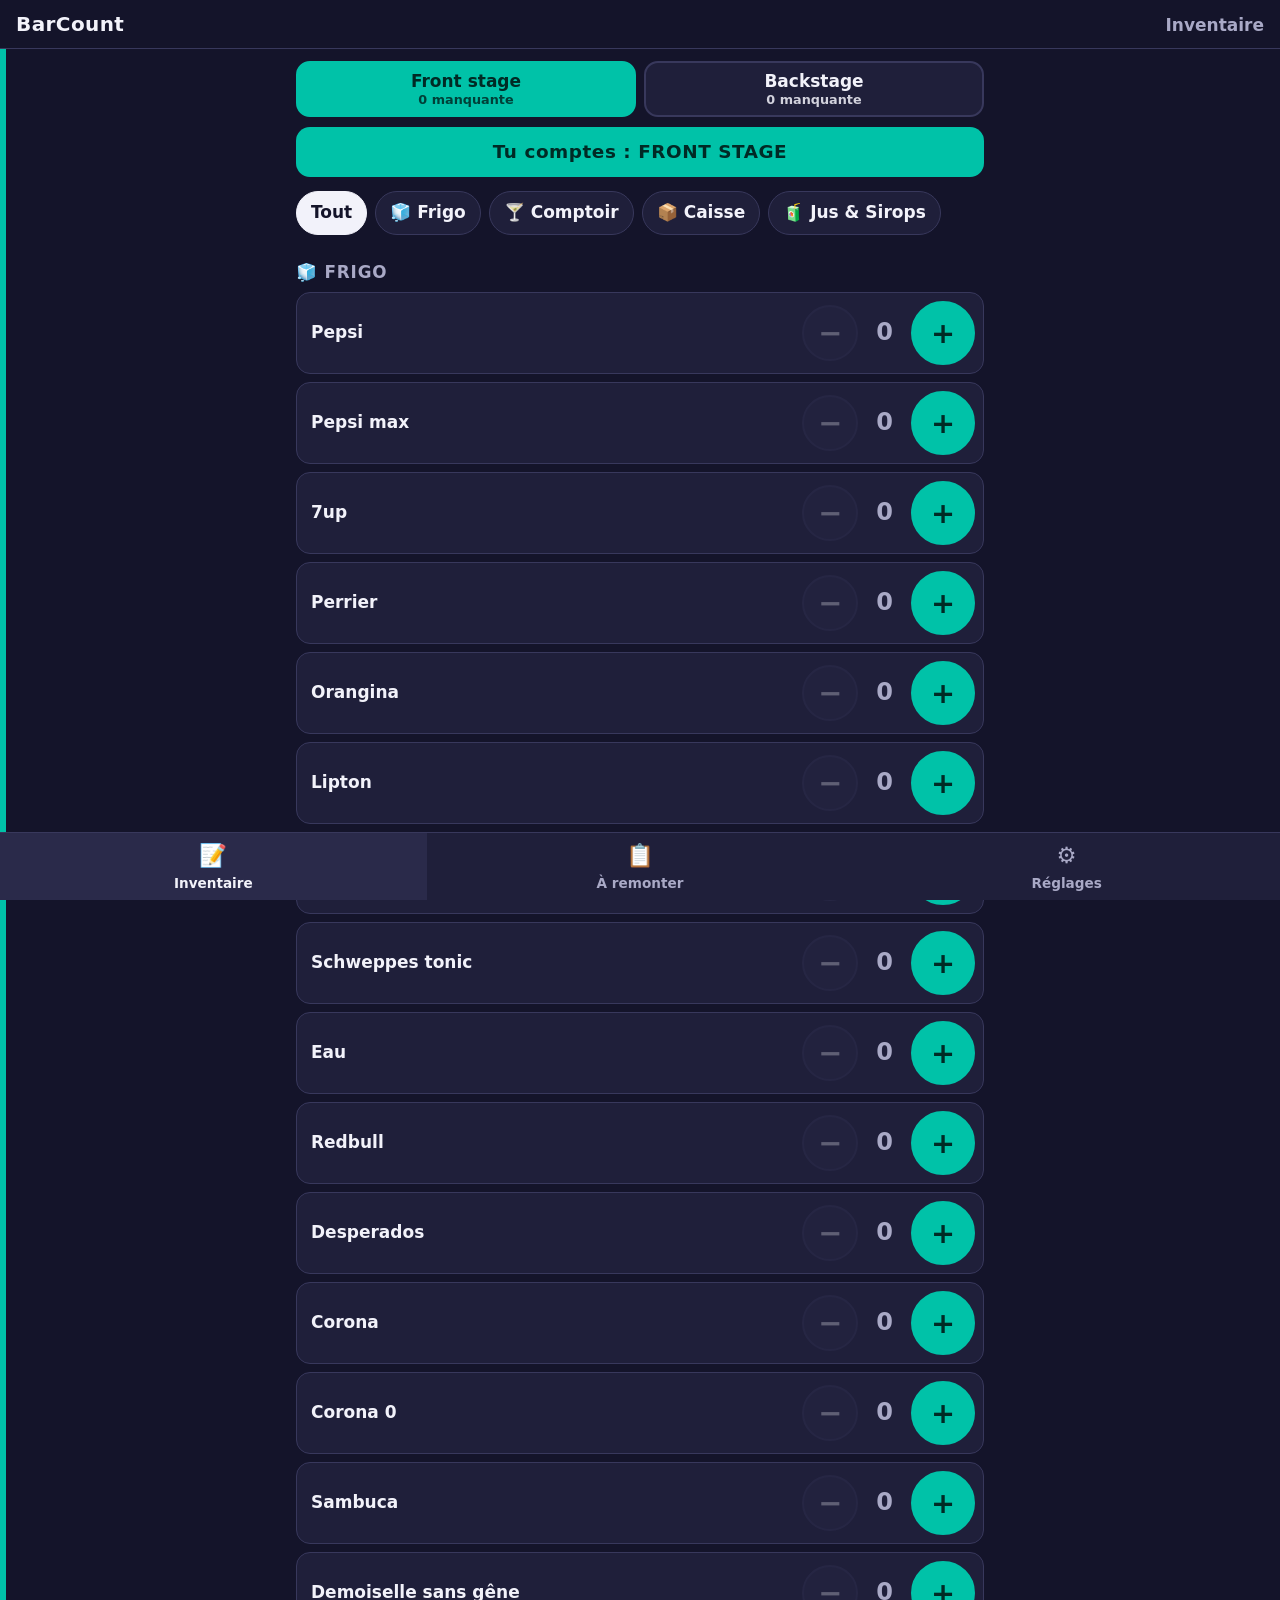
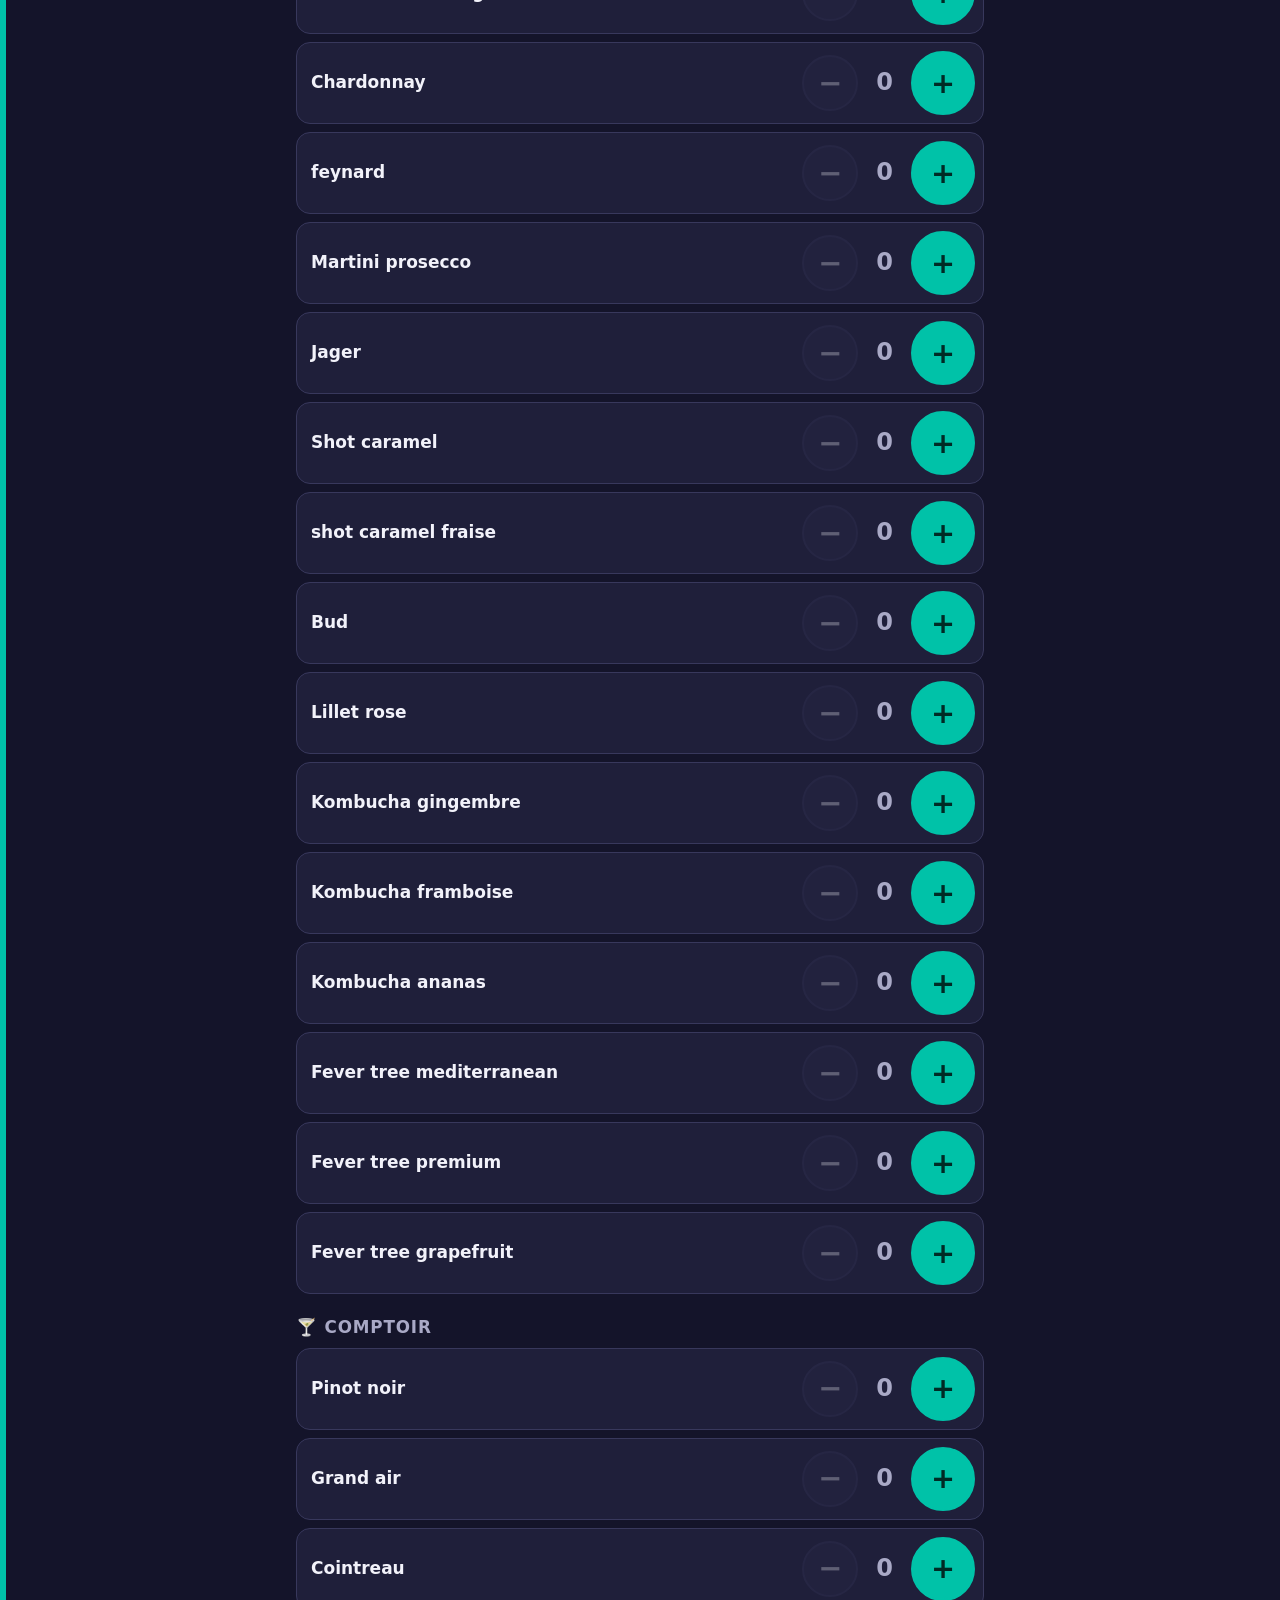
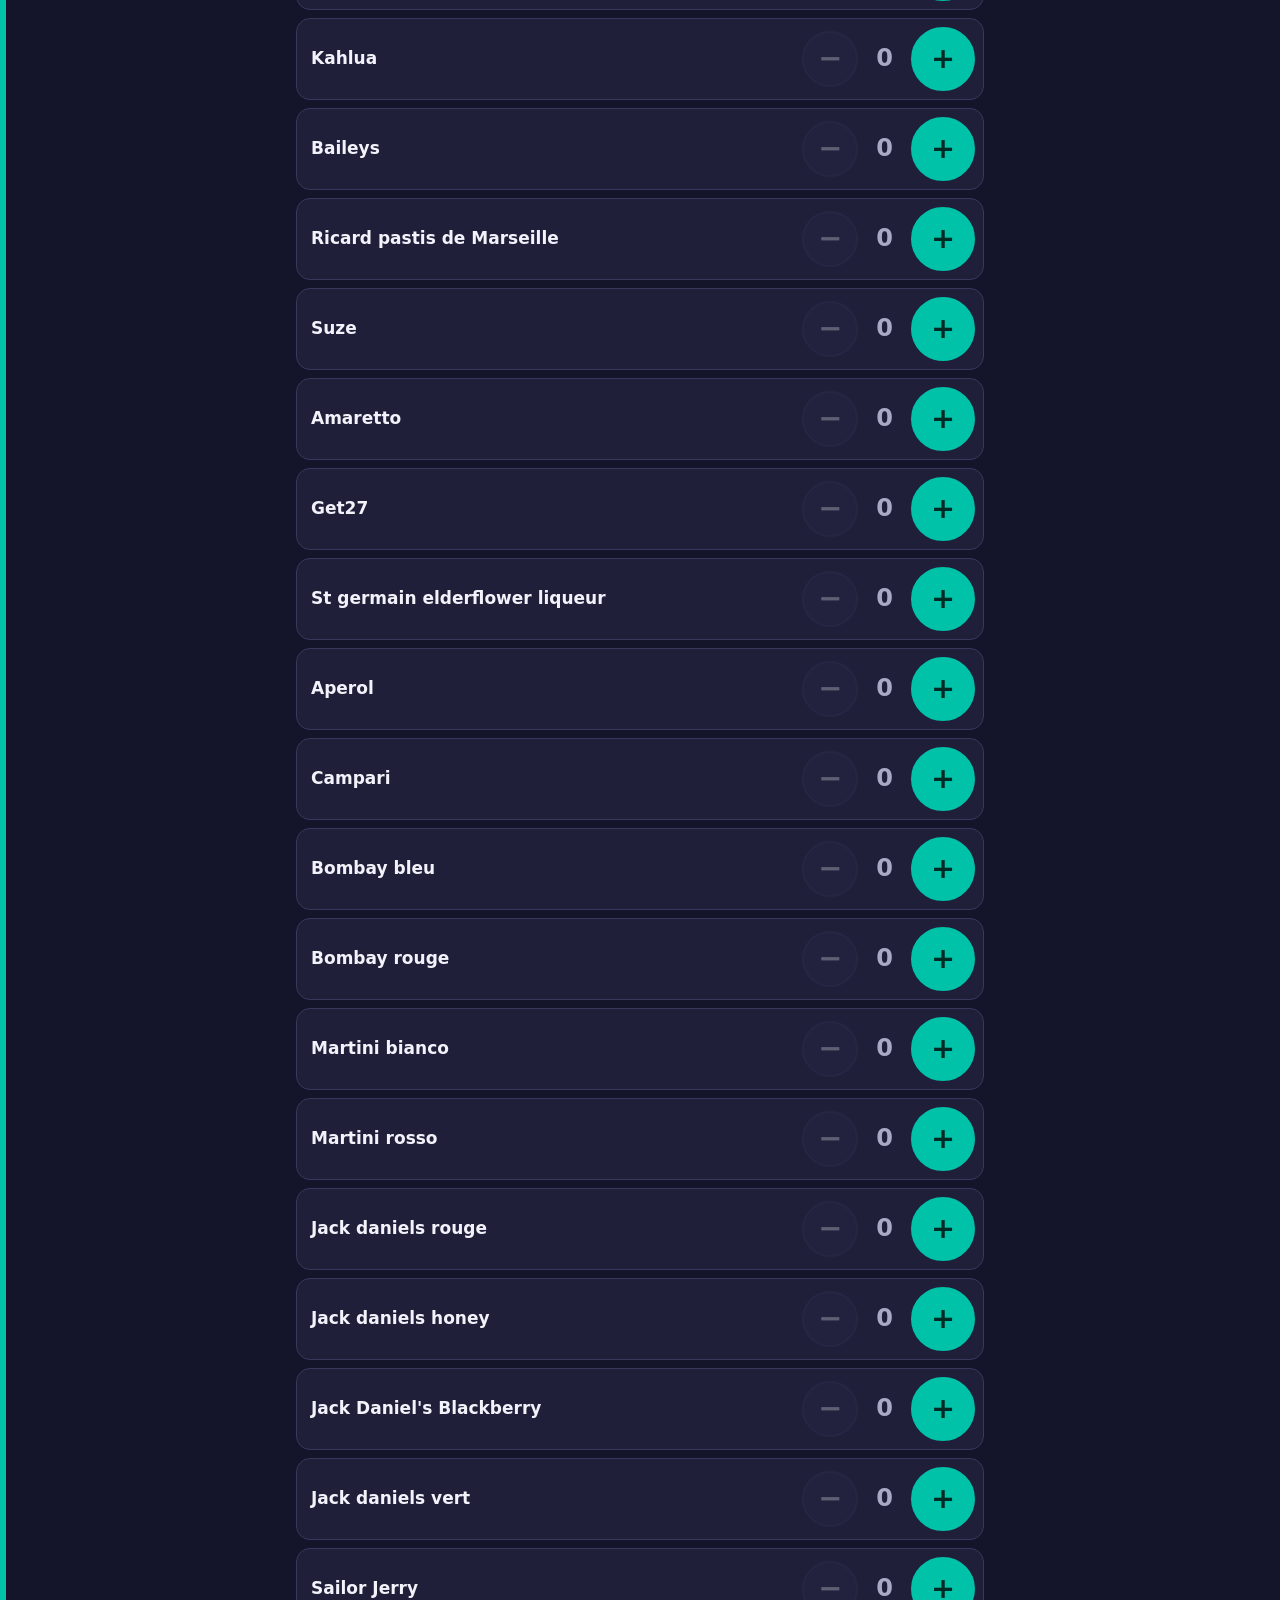
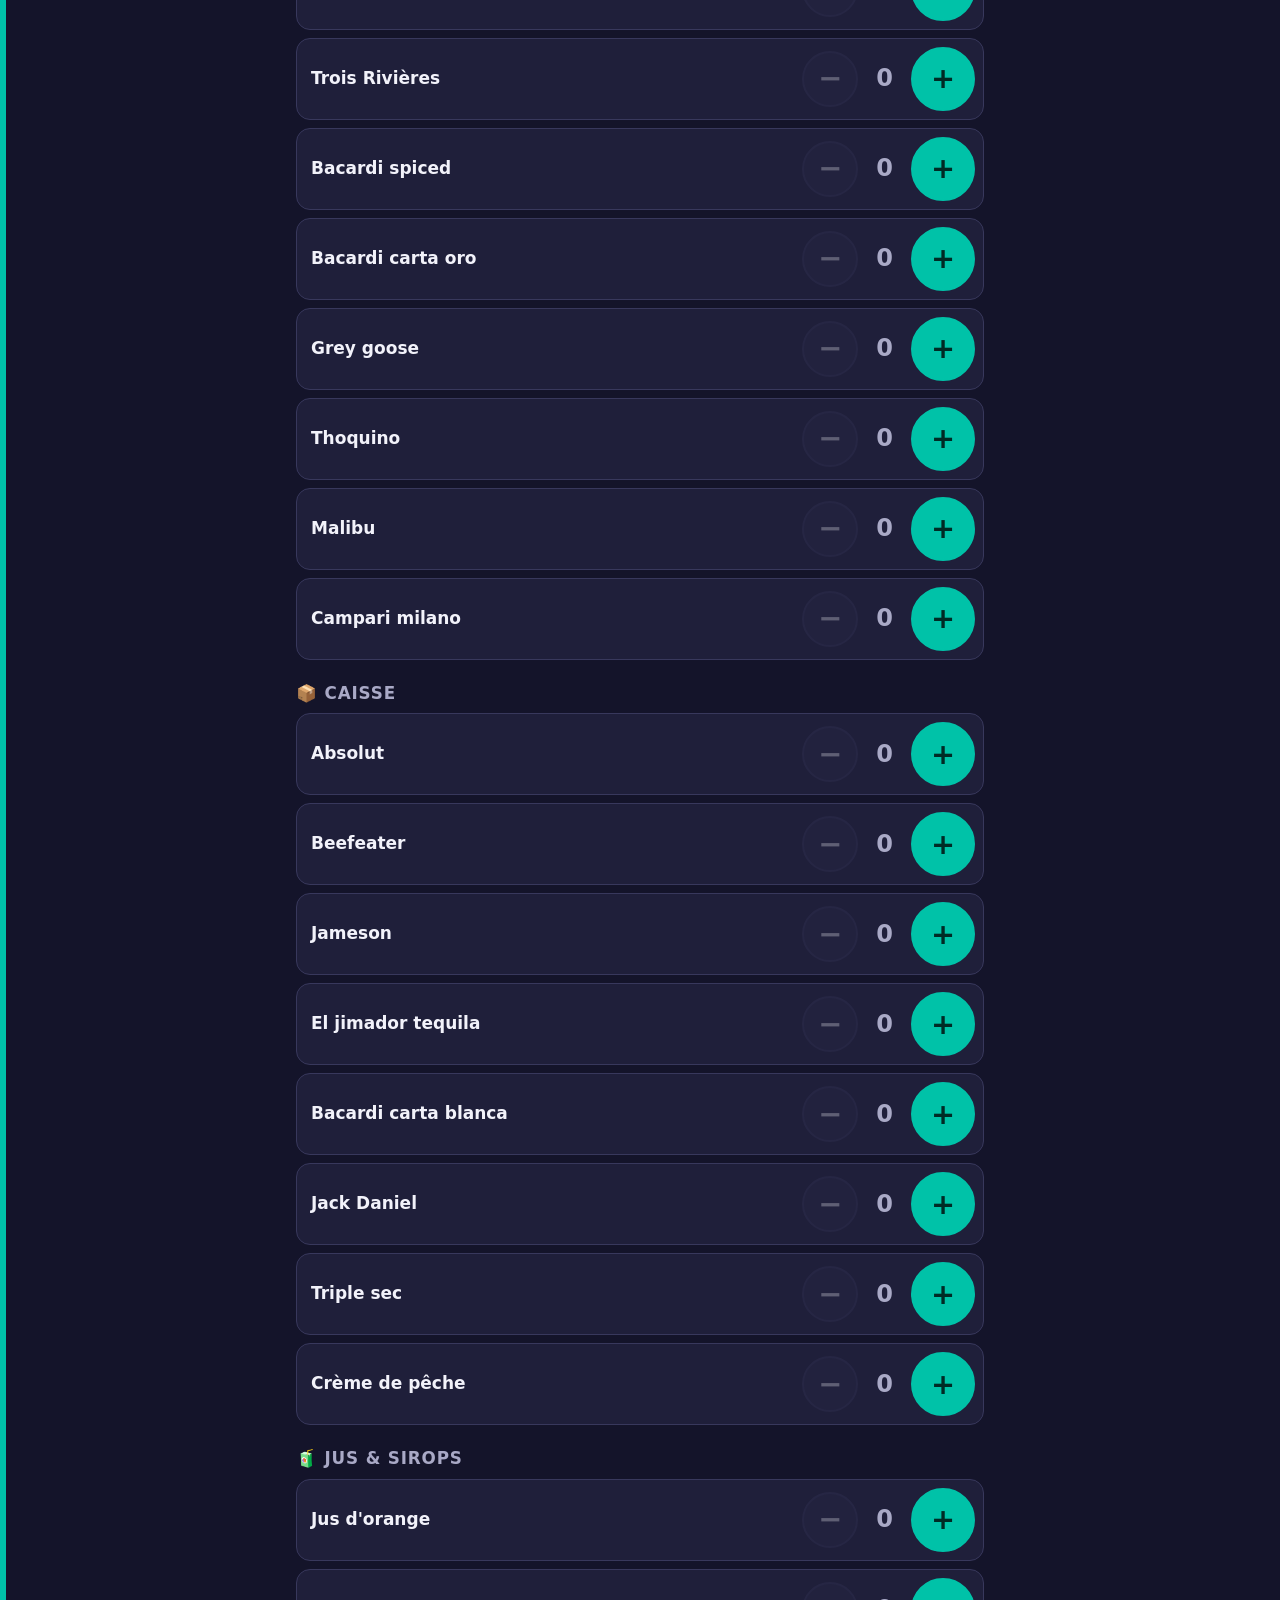
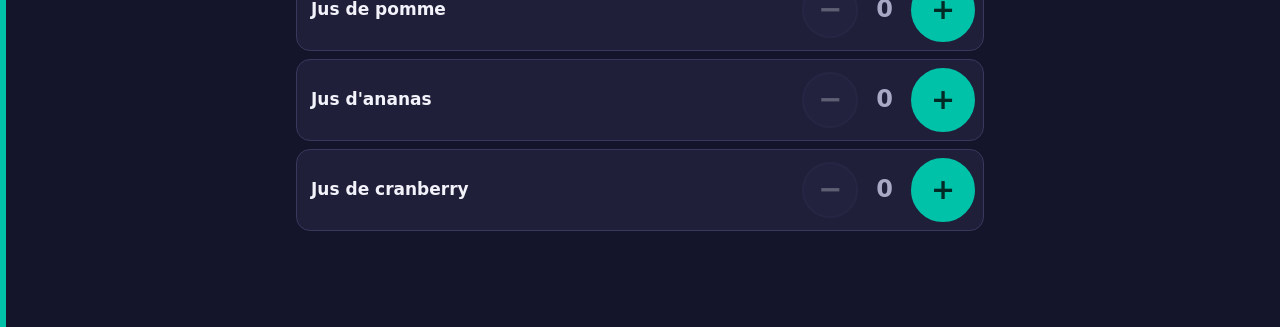
<file: index.html>
<!doctype html>
<html lang="fr">
<head>
  <meta charset="utf-8">
  <meta name="viewport" content="width=device-width, initial-scale=1, viewport-fit=cover">
  <meta http-equiv="Content-Security-Policy" content="default-src 'self'; script-src 'self'; style-src 'self'; img-src 'self' data:; connect-src 'self'; manifest-src 'self'; worker-src 'self'; object-src 'none'; base-uri 'self'; form-action 'self'">
  <meta name="referrer" content="no-referrer">
  <title>BarCount</title>
  <meta name="description" content="Noter les bouteilles manquantes au bar et générer la liste « À remonter ».">
  <meta name="color-scheme" content="dark">
  <meta name="theme-color" content="#14142a">

  <link rel="manifest" href="./manifest.webmanifest">
  <link rel="icon" href="./icons/icon.svg" type="image/svg+xml">
  <link rel="icon" href="./icons/icon-192.png" type="image/png" sizes="192x192">
  <link rel="apple-touch-icon" href="./icons/apple-touch-icon.png" sizes="180x180">
  <meta name="apple-mobile-web-app-capable" content="yes">
  <meta name="mobile-web-app-capable" content="yes">
  <meta name="apple-mobile-web-app-status-bar-style" content="black-translucent">
  <meta name="apple-mobile-web-app-title" content="BarCount">

  <link rel="stylesheet" href="./css/style.css">
  <script src="./js/version.js"></script>
  <script type="module" src="./js/app.js"></script>
</head>
<body>
  <header class="topbar">
    <h1 class="topbar__title">BarCount</h1>
    <p class="topbar__screen" id="screen-title">Inventaire</p>
  </header>

  <main class="content">
    <section class="screen" id="screen-inventaire" data-screen="inventaire" aria-label="Inventaire"></section>
    <section class="screen" id="screen-remonter" data-screen="remonter" aria-label="À remonter" hidden></section>
    <section class="screen" id="screen-reglages" data-screen="reglages" aria-label="Réglages" hidden></section>
    <noscript><p class="empty">BarCount a besoin de JavaScript pour fonctionner.</p></noscript>
  </main>

  <nav class="tabbar" aria-label="Navigation principale">
    <button type="button" class="tabbar__btn" data-nav="inventaire" aria-current="page">
      <span class="tabbar__icon" aria-hidden="true">📝</span>Inventaire
    </button>
    <button type="button" class="tabbar__btn" data-nav="remonter">
      <span class="tabbar__icon" aria-hidden="true">📋</span>À remonter
      <span class="badge" id="nav-badge" hidden></span>
    </button>
    <button type="button" class="tabbar__btn" data-nav="reglages">
      <span class="tabbar__icon" aria-hidden="true">⚙️</span>Réglages
    </button>
  </nav>

  <div class="toast" id="toast" role="status" aria-live="polite" hidden></div>

  <dialog class="dialog" id="copy-dialog" aria-labelledby="copy-dialog-title">
    <h2 id="copy-dialog-title">Copie manuelle</h2>
    <p>La copie automatique n'a pas marché. Sélectionne le texte puis copie-le.</p>
    <textarea id="copy-dialog-text" rows="12" readonly></textarea>
    <form method="dialog"><button class="btn btn--primary btn--block">Fermer</button></form>
  </dialog>
</body>
</html>
</file>
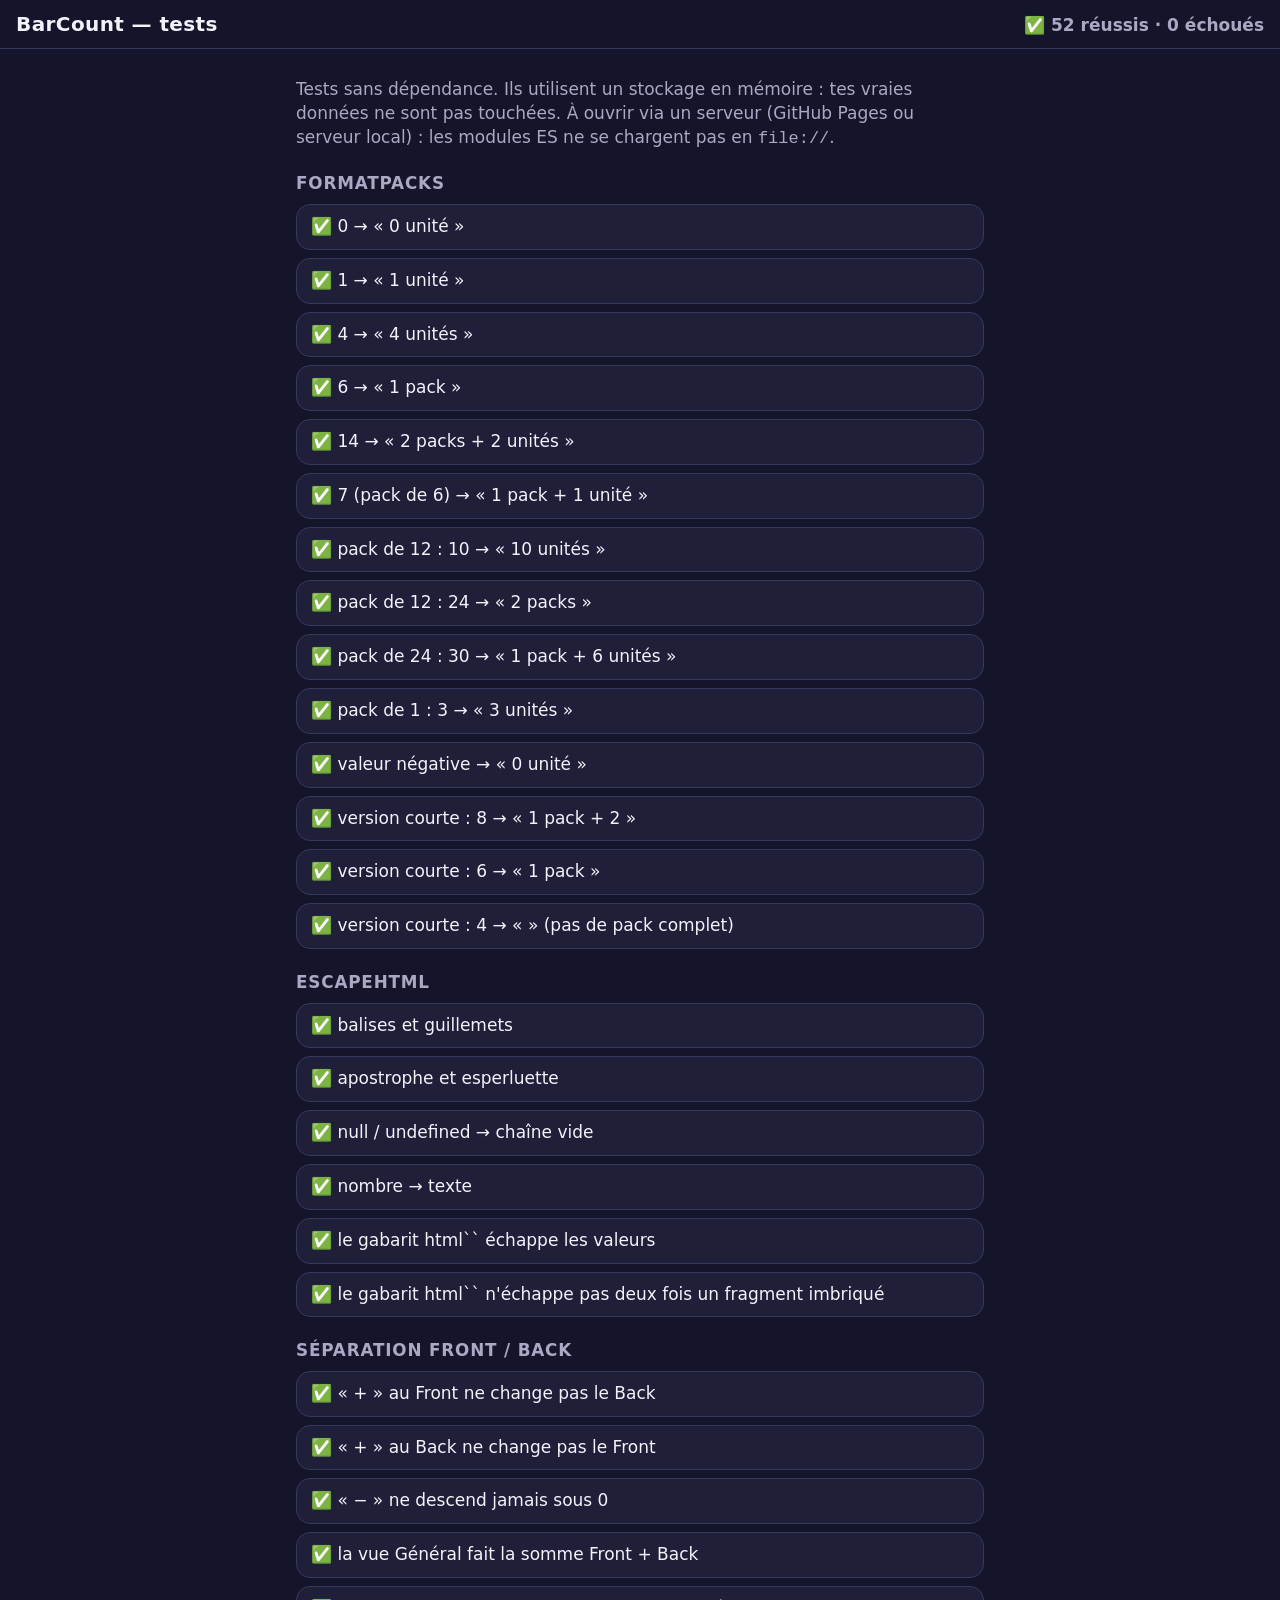
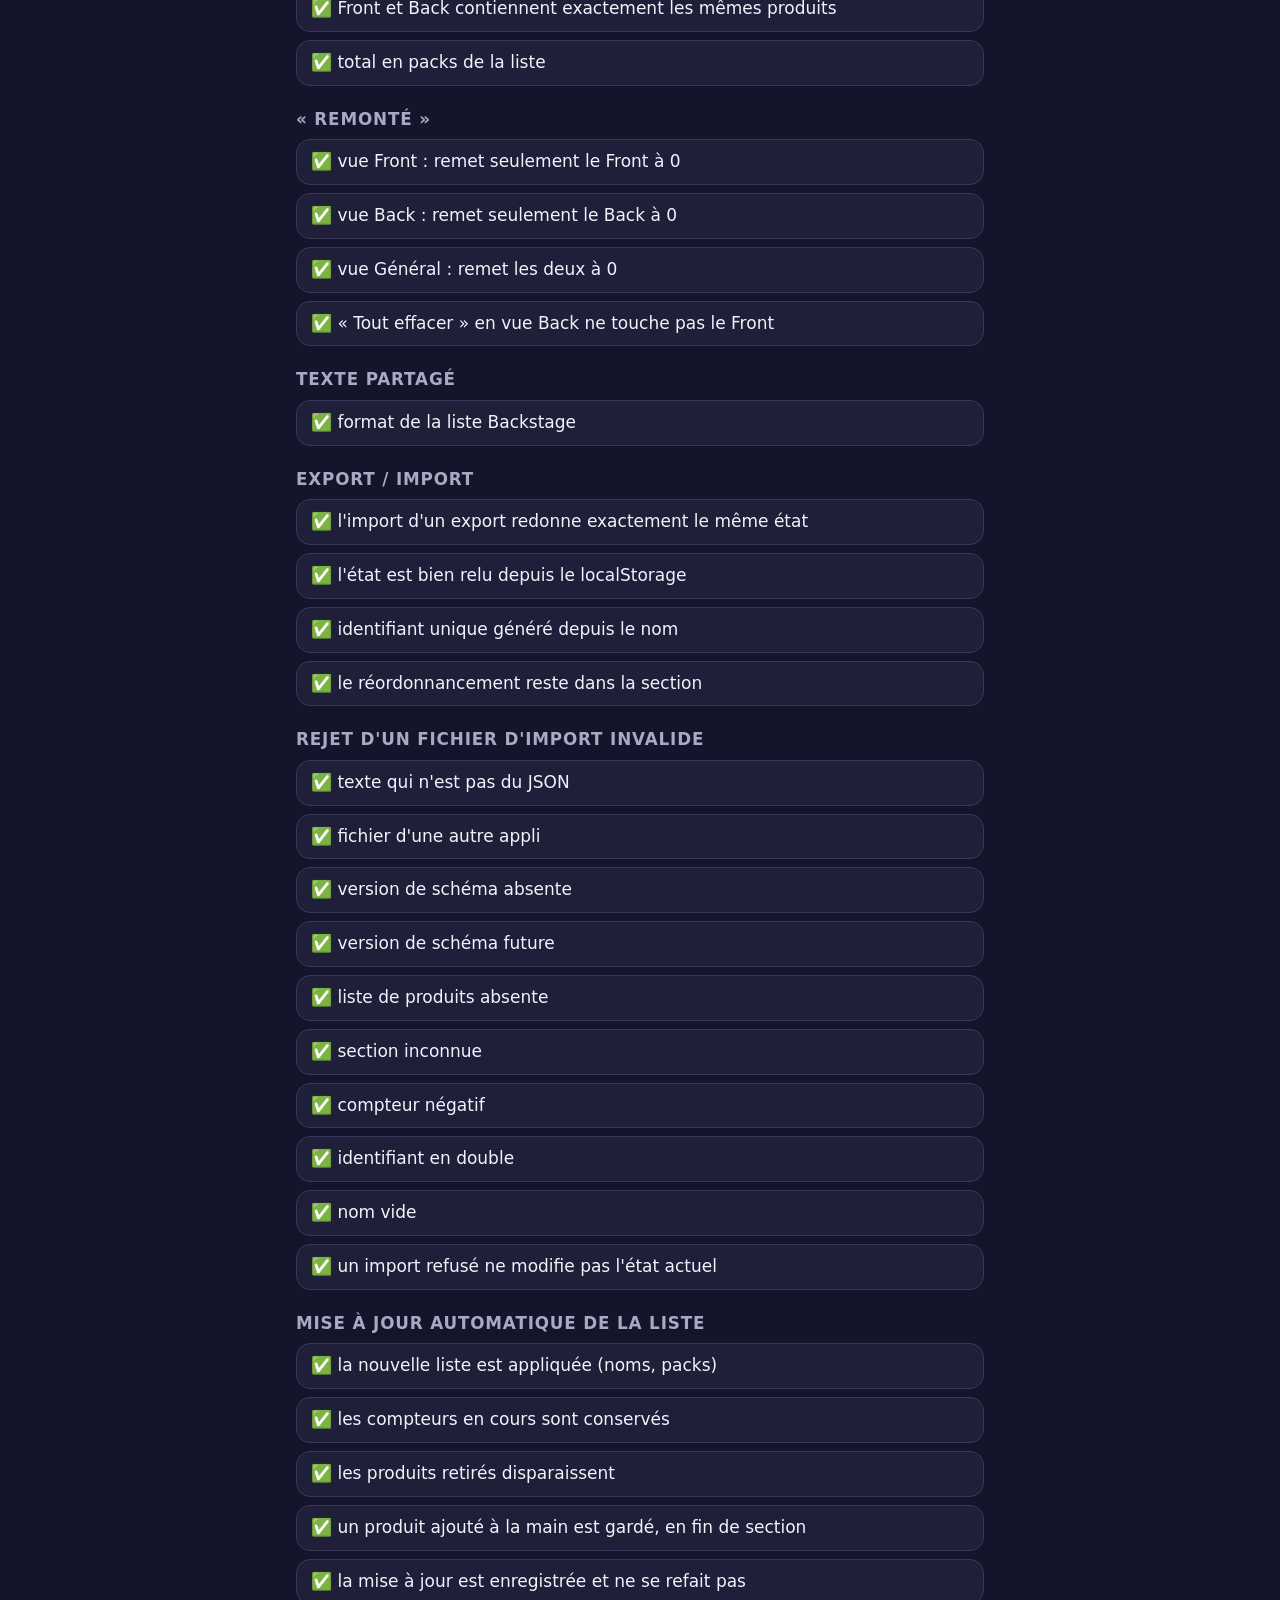
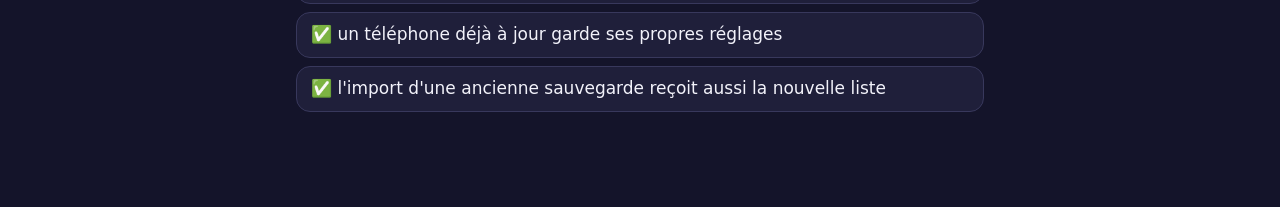
<file: tests.html>
<!doctype html>
<html lang="fr">
<head>
  <meta charset="utf-8">
  <meta name="viewport" content="width=device-width, initial-scale=1">
  <meta http-equiv="Content-Security-Policy" content="default-src 'self'; script-src 'self'; style-src 'self'; object-src 'none'; base-uri 'self'">
  <title>BarCount — tests</title>
  <link rel="stylesheet" href="./css/style.css">
</head>
<body>
  <header class="topbar">
    <h1 class="topbar__title">BarCount — tests</h1>
    <p class="topbar__screen" id="test-summary">En cours…</p>
  </header>
  <main class="content">
    <p class="muted">
      Tests sans dépendance. Ils utilisent un stockage en mémoire : tes vraies données ne sont pas touchées.
      À ouvrir via un serveur (GitHub Pages ou serveur local) : les modules ES ne se chargent pas en <code>file://</code>.
    </p>
    <div id="test-results"></div>
  </main>
  <script type="module" src="./js/tests.js"></script>
</body>
</html>
</file>
<file: css/style.css>
/* BarCount v2 — thème sombre, gros boutons, utilisable d'une main pendant le service. */

:root {
  --bg: #14142a;
  --surface: #1f1f3a;
  --surface-2: #2a2a4a;
  --border: #38385c;
  --text: #f2f2fa;
  --text-muted: #a9a9c6;
  --front: #00c2a8;      /* Front stage : turquoise */
  --front-ink: #002a25;
  --back: #ff9f1c;       /* Backstage : orange */
  --back-ink: #2e1a00;
  --zone: var(--front);
  --zone-ink: var(--front-ink);
  --accent: #7aa2ff;     /* actions principales hors inventaire */
  --accent-ink: #0b1640;
  --danger: #ff5c6c;
  --ok: #3ddc84;
  --radius: 14px;
  --tap: 56px;           /* taille minimale d'un bouton */
  --tabbar-h: 68px;
  color-scheme: dark;
}

body[data-zone="back"] {
  --zone: var(--back);
  --zone-ink: var(--back-ink);
}

* { box-sizing: border-box; }

html { -webkit-text-size-adjust: 100%; }

body {
  margin: 0;
  min-height: 100vh;
  min-height: 100dvh;
  background: var(--bg);
  color: var(--text);
  font: 17px/1.4 system-ui, -apple-system, "Segoe UI", Roboto, sans-serif;
  padding-bottom: calc(var(--tabbar-h) + env(safe-area-inset-bottom) + 16px);
}

button, input, select, textarea { font: inherit; color: inherit; }
button { cursor: pointer; -webkit-tap-highlight-color: transparent; touch-action: manipulation; }
:focus-visible { outline: 3px solid #8ab4ff; outline-offset: 2px; }
[hidden] { display: none !important; }

/* ---------- Barre du haut ---------- */
.topbar {
  position: sticky; top: 0; z-index: 10;
  display: flex; align-items: baseline; justify-content: space-between; gap: 12px;
  padding: calc(env(safe-area-inset-top) + 10px) 16px 10px;
  background: var(--bg);
  border-bottom: 1px solid var(--border);
}
.topbar__title { margin: 0; font-size: 1.25rem; letter-spacing: .02em; }
.topbar__screen { margin: 0; color: var(--text-muted); font-weight: 600; }

.content { max-width: 720px; margin: 0 auto; padding: 12px 16px; }

/* ---------- Barre de navigation (en bas, à portée de pouce) ---------- */
.tabbar {
  position: fixed; left: 0; right: 0; bottom: 0; z-index: 20;
  display: grid; grid-template-columns: repeat(3, 1fr);
  min-height: var(--tabbar-h);
  padding-bottom: env(safe-area-inset-bottom);
  background: var(--surface);
  border-top: 1px solid var(--border);
}
.tabbar__btn {
  position: relative;
  display: flex; flex-direction: column; align-items: center; justify-content: center; gap: 2px;
  border: 0; background: none; color: var(--text-muted);
  font-size: .85rem; font-weight: 600;
}
.tabbar__icon { font-size: 1.4rem; }
.tabbar__btn[aria-current="page"] { color: var(--text); background: var(--surface-2); }
.tabbar__btn .badge { position: absolute; top: 6px; left: calc(50% + 10px); }

/* ---------- Éléments communs ---------- */
.badge {
  display: inline-block; min-width: 1.6em; padding: 0 .45em;
  border-radius: 999px; background: var(--danger); color: #fff;
  font-size: .8rem; font-weight: 700; line-height: 1.6em; text-align: center;
}

.btn {
  display: inline-flex; align-items: center; justify-content: center; gap: 8px;
  min-height: var(--tap); padding: 0 18px;
  border: 1px solid var(--border); border-radius: var(--radius);
  background: var(--surface-2); font-weight: 700;
}
.btn:active { transform: scale(.97); }
.btn:disabled { opacity: .35; }
.btn--primary { background: var(--accent); border-color: var(--accent); color: var(--accent-ink); }
.btn--ok { background: var(--ok); border-color: var(--ok); color: #062814; }
.btn--danger { background: transparent; border-color: var(--danger); color: var(--danger); }
.btn--block { width: 100%; }
.btn--small { min-height: 44px; padding: 0 12px; }
.btn-row { display: flex; gap: 10px; flex-wrap: wrap; margin: 12px 0; }
.btn-row > .btn { flex: 1 1 140px; }

.section-title {
  display: flex; align-items: center; gap: 8px;
  margin: 22px 0 8px; font-size: 1.05rem; color: var(--text-muted);
  text-transform: uppercase; letter-spacing: .05em;
}
.empty { text-align: center; color: var(--text-muted); padding: 40px 12px; font-size: 1.1rem; }
.muted { color: var(--text-muted); }
.todo { color: #ffd166; font-weight: 700; }

/* ---------- Onglets (zone / vue) ---------- */
.segmented { display: grid; grid-auto-flow: column; grid-auto-columns: 1fr; gap: 8px; }
.segmented__btn {
  min-height: var(--tap); padding: 6px 8px;
  border: 2px solid var(--border); border-radius: var(--radius);
  background: var(--surface); font-weight: 700; line-height: 1.2;
}
.segmented__btn[aria-selected="true"] { background: var(--surface-2); border-color: var(--text); }
.segmented__btn--front[aria-selected="true"] { background: var(--front); border-color: var(--front); color: var(--front-ink); }
.segmented__btn--back[aria-selected="true"] { background: var(--back); border-color: var(--back); color: var(--back-ink); }
.segmented__sub { display: block; font-size: .8rem; font-weight: 600; opacity: .85; }

/* Bandeau de zone : impossible de compter dans la mauvaise zone sans le voir. */
.zone-banner {
  margin: 10px 0 4px; padding: 12px 14px;
  border-radius: var(--radius);
  background: var(--zone); color: var(--zone-ink);
  font-size: 1.15rem; font-weight: 800; text-align: center; letter-spacing: .03em;
}
/* Liseré de la couleur de zone sur toute la hauteur de l'écran Inventaire. */
body[data-screen="inventaire"] { box-shadow: inset 6px 0 0 var(--zone); }

/* ---------- Filtres de section ---------- */
.chips { display: flex; gap: 8px; overflow-x: auto; padding: 10px 0 4px; scrollbar-width: none; }
.chips::-webkit-scrollbar { display: none; }
.chip {
  flex: 0 0 auto; min-height: 44px; padding: 0 14px;
  border: 1px solid var(--border); border-radius: 999px;
  background: var(--surface); font-weight: 600; white-space: nowrap;
}
.chip[aria-pressed="true"] { background: var(--text); color: var(--bg); border-color: var(--text); }

/* ---------- Liste de l'inventaire ---------- */
.list { list-style: none; margin: 0; padding: 0; display: grid; gap: 8px; }
.row {
  display: grid; grid-template-columns: 1fr auto auto auto; align-items: center; gap: 8px;
  padding: 8px 8px 8px 14px;
  background: var(--surface); border: 1px solid var(--border); border-radius: var(--radius);
}
.row__name { font-weight: 600; overflow-wrap: anywhere; }
.row--missing { border-color: var(--zone); }
.count {
  min-width: 2.2ch; text-align: center; font-size: 1.5rem; font-weight: 800; font-variant-numeric: tabular-nums;
  color: var(--text-muted);
}
.row--missing .count { color: var(--zone); }
.step {
  width: var(--tap); height: var(--tap);
  border-radius: 50%; border: 2px solid var(--border);
  background: var(--surface-2); font-size: 1.8rem; font-weight: 700; line-height: 1;
}
.step--plus { width: 64px; height: 64px; background: var(--zone); border-color: var(--zone); color: var(--zone-ink); }
.step:active { transform: scale(.92); }
.step:disabled { opacity: .3; }

/* ---------- À remonter ---------- */
.summary {
  margin: 12px 0; padding: 12px 14px;
  background: var(--surface); border: 1px solid var(--border); border-radius: var(--radius);
}
.summary__main { font-size: 1.25rem; font-weight: 800; }
.restock {
  display: grid; grid-template-columns: 1fr auto; align-items: center; gap: 4px 10px;
  padding: 10px 10px 10px 14px;
  background: var(--surface); border: 1px solid var(--border); border-radius: var(--radius);
}
.restock__title { font-weight: 700; font-size: 1.1rem; overflow-wrap: anywhere; }
.restock__qty { font-size: 1.3rem; font-weight: 800; }
.restock__detail { color: var(--text-muted); font-size: .95rem; }
.restock__done { grid-row: 1 / span 2; grid-column: 2; }

/* ---------- Réglages ---------- */
.card {
  margin: 12px 0; padding: 14px;
  background: var(--surface); border: 1px solid var(--border); border-radius: var(--radius);
}
.card > h2 { margin: 0 0 10px; font-size: 1.1rem; }
.field { display: grid; gap: 4px; margin-bottom: 10px; }
.field label { font-weight: 600; color: var(--text-muted); }
.input, .select {
  width: 100%; min-height: 50px; padding: 0 12px;
  background: var(--bg); border: 1px solid var(--border); border-radius: 10px;
  font-size: 17px; /* ≥ 16px : évite le zoom automatique d'iOS */
}
.fields-inline { display: grid; grid-template-columns: 2fr 1fr; gap: 10px; }
.manage {
  display: grid; grid-template-columns: 1fr auto; align-items: center; gap: 8px;
  padding: 8px 8px 8px 12px;
  background: var(--bg); border: 1px solid var(--border); border-radius: 10px;
}
.manage__actions { display: flex; gap: 6px; }
.icon-btn {
  width: 44px; height: 44px; border-radius: 10px;
  border: 1px solid var(--border); background: var(--surface-2); font-size: 1.1rem;
}
.icon-btn:disabled { opacity: .3; }
.icon-btn--danger { color: var(--danger); border-color: var(--danger); }
.manage--editing { grid-template-columns: 1fr; }
.file-input { display: none; }

/* ---------- Toast et dialogue ---------- */
.toast {
  position: fixed; left: 16px; right: 16px; z-index: 30;
  bottom: calc(var(--tabbar-h) + env(safe-area-inset-bottom) + 12px);
  max-width: 480px; margin: 0 auto; padding: 14px 16px;
  background: var(--text); color: var(--bg); border-radius: var(--radius);
  font-weight: 700; text-align: center; box-shadow: 0 6px 24px rgba(0, 0, 0, .4);
}
.dialog {
  width: min(92vw, 520px); padding: 16px;
  background: var(--surface); color: var(--text);
  border: 1px solid var(--border); border-radius: var(--radius);
}
.dialog::backdrop { background: rgba(0, 0, 0, .6); }
.dialog h2 { margin-top: 0; }
.dialog textarea {
  width: 100%; margin-bottom: 12px; padding: 10px;
  background: var(--bg); border: 1px solid var(--border); border-radius: 10px; font-size: 16px;
}

@media (prefers-reduced-motion: reduce) {
  * { transition: none !important; animation: none !important; }
  .btn:active, .step:active { transform: none; }
}

/* Sections repliables de la gestion des produits */
details > summary.section-title { min-height: 44px; margin: 6px 0; cursor: pointer; list-style: none; }
details > summary.section-title::-webkit-details-marker { display: none; }
details > summary.section-title::after { content: '▸'; margin-left: auto; font-size: 1.2rem; }
details[open] > summary.section-title::after { content: '▾'; }
details[open] > .list { margin-bottom: 12px; }
</file>
